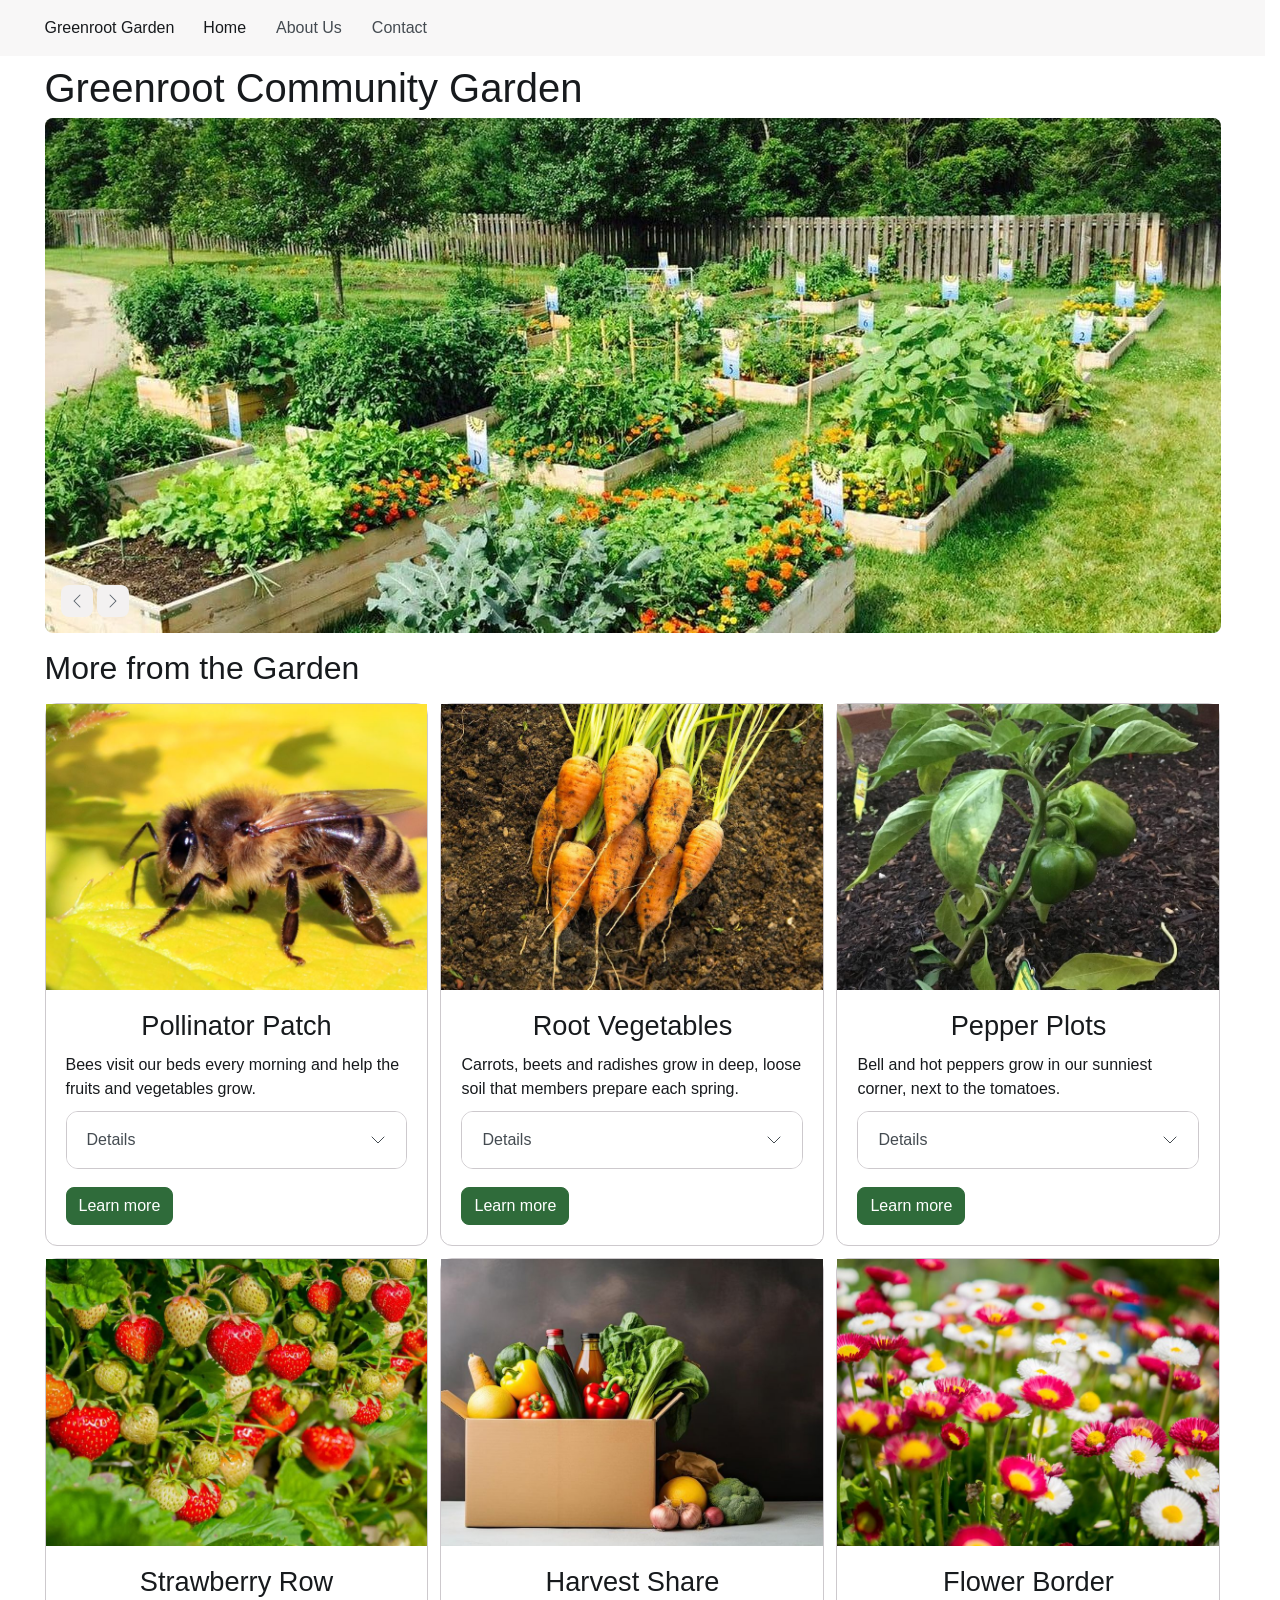
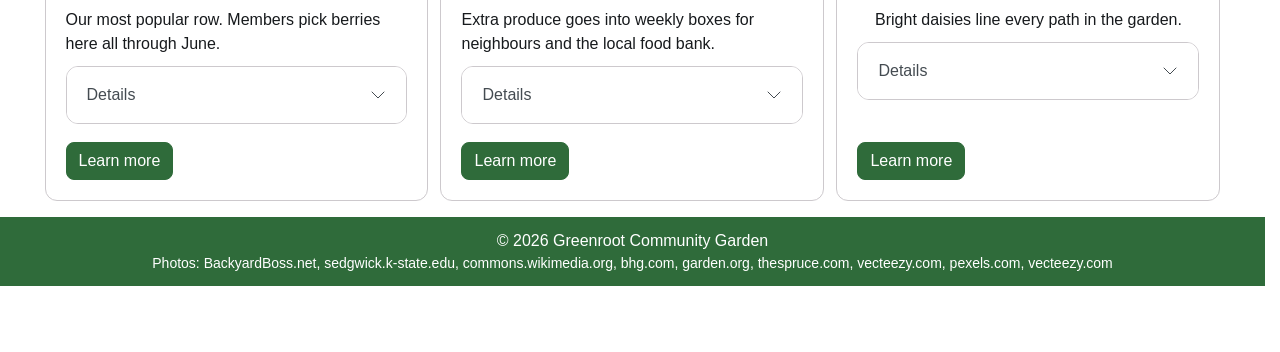
<file: index.html>
<!DOCTYPE html>
<html lang="en">
<head>
  <meta charset="UTF-8">
  <meta name="viewport" content="width=device-width, initial-scale=1.0">
  <title>Greenroot Community Garden</title>
  <link rel="stylesheet" href="css/bootstrap.min.css">
  <link rel="stylesheet" href="css/style.css">
  <script type="module" src="js/bootstrap.bundle.min.js"></script>
</head>
<body>
  <nav class="navbar md:navbar-expand bg-1">
    <div class="container">
      <a class="navbar-brand" href="index.html">Greenroot Garden</a>
      <button class="btn-icon navbar-toggler" type="button" data-bs-toggle="drawer" data-bs-target="#navbarDrawer" aria-label="Open menu">
        <span class="navbar-toggler-icon"></span>
      </button>
      <dialog class="drawer" id="navbarDrawer">
        <div class="drawer-header">
          <p class="drawer-title mb-0">Menu</p>
          <button type="button" class="btn-close" data-bs-dismiss="drawer" aria-label="Close menu"></button>
        </div>
        <div class="drawer-body">
          <ul class="nav navbar-nav">
            <li class="nav-item"><a class="nav-link active" aria-current="page" href="index.html">Home</a></li>
            <li class="nav-item"><a class="nav-link" href="#">About Us</a></li>
            <li class="nav-item"><a class="nav-link" href="contact.html">Contact</a></li>
          </ul>
        </div>
      </dialog>
    </div>
  </nav>

  <main>
    <div class="container mt-3">
      <h1>Greenroot Community Garden</h1>
      <div id="heroCarousel" class="carousel carousel-overlay">
        <div class="carousel-inner rounded-5">
          <div class="carousel-item active">
            <img src="images/gardenbed.jpg" class="d-block w-100" alt="Rows of wooden raised beds">
          </div>
          <div class="carousel-item">
            <img src="images/communitygarden.jpg" class="d-block w-100" alt="A wooden community garden sign beside beds of carrots, kale and chard">
          </div>
          <div class="carousel-item">
            <img src="images/gardener.jpg" class="d-block w-100" alt="A smiling gardener among plants">
          </div>
        </div>
        <div class="carousel-overlay-controls">
          <div>
            <button class="btn-icon btn-sm btn-subtle theme-secondary" type="button" data-bs-target="#heroCarousel" data-bs-slide="prev">
              <span class="carousel-icon-prev" aria-hidden="true"></span>
              <span class="visually-hidden">Previous</span>
            </button>
            <button class="btn-icon btn-sm btn-subtle theme-secondary" type="button" data-bs-target="#heroCarousel" data-bs-slide="next">
              <span class="carousel-icon-next" aria-hidden="true"></span>
              <span class="visually-hidden">Next</span>
            </button>
          </div>
        </div>
      </div>
    </div>

    <div class="container mt-5">
      <h2 class="my-5">More from the Garden</h2>
      <div class="row g-4">
        <div class="col-12 md:col-6 lg:col-4">
          <div class="card h-100">
            <img src="images/bee.jpg" class="w-100" alt="A honeybee resting on a bright yellow-green flower petal">
            <div class="card-body d-flex flex-column align-items-center">
              <h3>Pollinator Patch</h3>
              <p>Bees visit our beds every morning and help the fruits and vegetables grow.</p>
              <div class="accordion w-100 mb-3">
                <details class="accordion-item" name="details1">
                  <summary class="accordion-header">
                    Details
                    <svg class="accordion-icon" xmlns="http://www.w3.org/2000/svg" viewBox="0 0 16 16" fill="none" stroke="currentColor" stroke-linecap="round" stroke-linejoin="round"><path d="m2 5 6 6 6-6"/></svg>
                  </summary>
                  <div class="accordion-body">We plant no-spray flowers along the edges so the bees always have food.</div>
                </details>
              </div>
              <button type="button" class="btn-solid theme-primary mt-auto" data-bs-toggle="dialog" data-bs-target="#pollinatorDialog">Learn more</button>
            </div>
          </div>
          <dialog class="dialog" id="pollinatorDialog">
            <div class="dialog-header">
              <h2 class="dialog-title">Pollinator Patch</h2>
              <button type="button" class="btn-close" data-bs-dismiss="dialog" aria-label="Close"></button>
            </div>
            <div class="dialog-body">
              <p>Join our bee walk on the first Saturday of each month.</p>
            </div>
          </dialog>
        </div>

        <div class="col-12 md:col-6 lg:col-4">
          <div class="card h-100">
            <img src="images/carrots.jpg" class="w-100" alt="Freshly pulled orange carrots with green tops on dark soil">
            <div class="card-body d-flex flex-column align-items-center">
              <h3>Root Vegetables</h3>
              <p>Carrots, beets and radishes grow in deep, loose soil that members prepare each spring.</p>
              <div class="accordion w-100 mb-3">
                <details class="accordion-item" name="details2">
                  <summary class="accordion-header">
                    Details
                    <svg class="accordion-icon" xmlns="http://www.w3.org/2000/svg" viewBox="0 0 16 16" fill="none" stroke="currentColor" stroke-linecap="round" stroke-linejoin="round"><path d="m2 5 6 6 6-6"/></svg>
                  </summary>
                  <div class="accordion-body">We sow carrots twice, so there is a summer harvest and a fall harvest.</div>
                </details>
              </div>
              <button type="button" class="btn-solid theme-primary mt-auto" data-bs-toggle="dialog" data-bs-target="#carrotDialog">Learn more</button>
            </div>
          </div>
          <dialog class="dialog" id="carrotDialog">
            <div class="dialog-header">
              <h2 class="dialog-title">Root Vegetables</h2>
              <button type="button" class="btn-close" data-bs-dismiss="dialog" aria-label="Close"></button>
            </div>
            <div class="dialog-body">
              <p>Harvest days run on Sunday mornings from July to October.</p>
            </div>
          </dialog>
        </div>

        <div class="col-12 md:col-6 lg:col-4">
          <div class="card h-100">
            <img src="images/bellpepper.jpg" class="w-100" alt="A bell pepper plant with two green peppers in a garden bed">
            <div class="card-body d-flex flex-column align-items-center">
              <h3>Pepper Plots</h3>
              <p>Bell and hot peppers grow in our sunniest corner, next to the tomatoes.</p>
              <div class="accordion w-100 mb-3">
                <details class="accordion-item" name="details3">
                  <summary class="accordion-header">
                    Details
                    <svg class="accordion-icon" xmlns="http://www.w3.org/2000/svg" viewBox="0 0 16 16" fill="none" stroke="currentColor" stroke-linecap="round" stroke-linejoin="round"><path d="m2 5 6 6 6-6"/></svg>
                  </summary>
                  <div class="accordion-body">Peppers start green and turn yellow or red if you leave them on the plant longer.</div>
                </details>
              </div>
              <button type="button" class="btn-solid theme-primary mt-auto" data-bs-toggle="dialog" data-bs-target="#pepperDialog">Learn more</button>
            </div>
          </div>
          <dialog class="dialog" id="pepperDialog">
            <div class="dialog-header">
              <h2 class="dialog-title">Pepper Plots</h2>
              <button type="button" class="btn-close" data-bs-dismiss="dialog" aria-label="Close"></button>
            </div>
            <div class="dialog-body">
              <p>Water peppers at the base in the morning and keep the soil mulched.</p>
            </div>
          </dialog>
        </div>

        <div class="col-12 md:col-6 lg:col-4">
          <div class="card h-100">
            <img src="images/strawberry.jpg" class="w-100" alt="Strawberry plants with lots of ripe red berries and unripe white berries">
            <div class="card-body d-flex flex-column align-items-center">
              <h3>Strawberry Row</h3>
              <p>Our most popular row. Members pick berries here all through June.</p>
              <div class="accordion w-100 mb-3">
                <details class="accordion-item" name="details4">
                  <summary class="accordion-header">
                    Details
                    <svg class="accordion-icon" xmlns="http://www.w3.org/2000/svg" viewBox="0 0 16 16" fill="none" stroke="currentColor" stroke-linecap="round" stroke-linejoin="round"><path d="m2 5 6 6 6-6"/></svg>
                  </summary>
                  <div class="accordion-body">Pick only the fully red berries. The white ones need a few more sunny days.</div>
                </details>
              </div>
              <button type="button" class="btn-solid theme-primary mt-auto" data-bs-toggle="dialog" data-bs-target="#strawberryDialog">Learn more</button>
            </div>
          </div>
          <dialog class="dialog" id="strawberryDialog">
            <div class="dialog-header">
              <h2 class="dialog-title">Strawberry Row</h2>
              <button type="button" class="btn-close" data-bs-dismiss="dialog" aria-label="Close"></button>
            </div>
            <div class="dialog-body">
              <p>Picking is open to members on weekday evenings from 5 to 8 pm.</p>
            </div>
          </dialog>
        </div>

        <div class="col-12 md:col-6 lg:col-4">
          <div class="card h-100">
            <img src="images/box.jpg" class="w-100" alt="A cardboard box filled with peppers, cucumber and leafy greens, harvested from a community garden">
            <div class="card-body d-flex flex-column align-items-center">
              <h3>Harvest Share</h3>
              <p>Extra produce goes into weekly boxes for neighbours and the local food bank.</p>
              <div class="accordion w-100 mb-3">
                <details class="accordion-item" name="details5">
                  <summary class="accordion-header">
                    Details
                    <svg class="accordion-icon" xmlns="http://www.w3.org/2000/svg" viewBox="0 0 16 16" fill="none" stroke="currentColor" stroke-linecap="round" stroke-linejoin="round"><path d="m2 5 6 6 6-6"/></svg>
                  </summary>
                  <div class="accordion-body">Volunteers pack the boxes every Friday with whatever is ready that week.</div>
                </details>
              </div>
              <button type="button" class="btn-solid theme-primary mt-auto" data-bs-toggle="dialog" data-bs-target="#shareDialog">Learn more</button>
            </div>
          </div>
          <dialog class="dialog" id="shareDialog">
            <div class="dialog-header">
              <h2 class="dialog-title">Harvest Share</h2>
              <button type="button" class="btn-close" data-bs-dismiss="dialog" aria-label="Close"></button>
            </div>
            <div class="dialog-body">
              <p>Sign up on our contact page to get a box or to help pack them.</p>
            </div>
          </dialog>
        </div>

        <div class="col-12 md:col-6 lg:col-4">
          <div class="card h-100">
            <img src="images/flowers.jpg" class="w-100" alt="A bed of pink, red and white daisies">
            <div class="card-body d-flex flex-column align-items-center">
              <h3>Flower Border</h3>
              <p>Bright daisies line every path in the garden.</p>
              <div class="accordion w-100 mb-3">
                <details class="accordion-item" name="details6">
                  <summary class="accordion-header">
                    Details
                    <svg class="accordion-icon" xmlns="http://www.w3.org/2000/svg" viewBox="0 0 16 16" fill="none" stroke="currentColor" stroke-linecap="round" stroke-linejoin="round"><path d="m2 5 6 6 6-6"/></svg>
                  </summary>
                  <div class="accordion-body">Members can take cut flowers home, as long as they leave some for the bees.</div>
                </details>
              </div>
              <button type="button" class="btn-solid theme-primary mt-auto" data-bs-toggle="dialog" data-bs-target="#flowerDialog">Learn more</button>
            </div>
          </div>
          <dialog class="dialog" id="flowerDialog">
            <div class="dialog-header">
              <h2 class="dialog-title">Flower Border</h2>
              <button type="button" class="btn-close" data-bs-dismiss="dialog" aria-label="Close"></button>
            </div>
            <div class="dialog-body">
              <p>We plant new flowers each May. Message us if you want to help.</p>
            </div>
          </dialog>
        </div>
      </div>
    </div>
  </main>

  <footer class="bg-primary fg-contrast-primary mt-5 py-4">
    <div class="container text-center">
      <p class="mb-0">© 2026 Greenroot Community Garden</p>
      <p class="mb-0 small">Photos: BackyardBoss.net, sedgwick.k-state.edu, commons.wikimedia.org, bhg.com, garden.org, thespruce.com, vecteezy.com, pexels.com, vecteezy.com</p>
    </div>
  </footer>
</body>
</html>
</file>
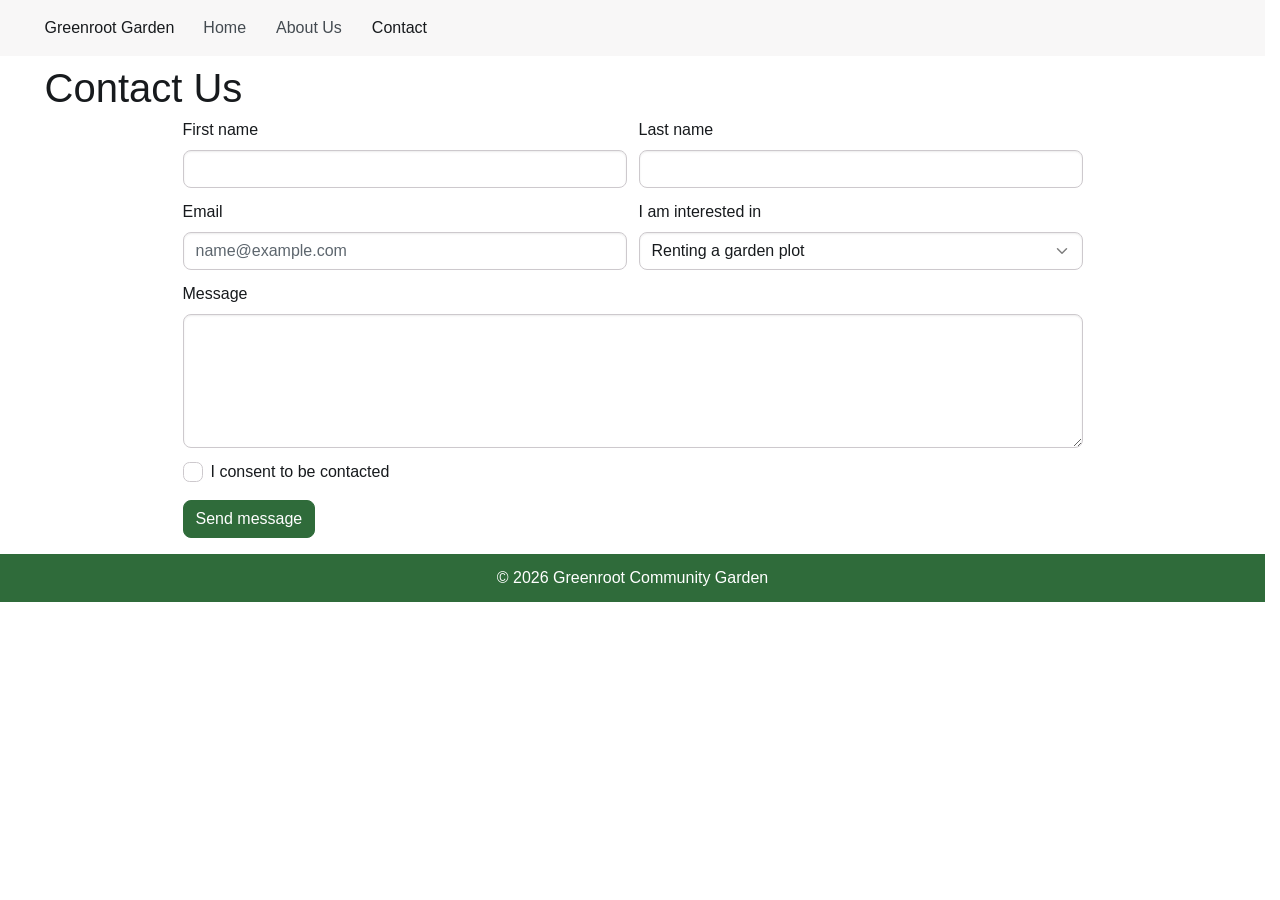
<file: contact.html>
<!DOCTYPE html>
<html lang="en">
<head>
  <meta charset="UTF-8">
  <meta name="viewport" content="width=device-width, initial-scale=1.0">
  <title>Contact Us | Greenroot Community Garden</title>
  <link rel="stylesheet" href="css/bootstrap.min.css">
  <link rel="stylesheet" href="css/style.css">
  <script type="module" src="js/bootstrap.bundle.min.js"></script>
</head>
<body>
  <nav class="navbar md:navbar-expand bg-1">
    <div class="container">
      <a class="navbar-brand" href="index.html">Greenroot Garden</a>
      <button class="btn-icon navbar-toggler" type="button" data-bs-toggle="drawer" data-bs-target="#navbarDrawer" aria-label="Open menu">
        <span class="navbar-toggler-icon"></span>
      </button>
      <dialog class="drawer" id="navbarDrawer">
        <div class="drawer-header">
          <p class="drawer-title mb-0">Menu</p>
          <button type="button" class="btn-close" data-bs-dismiss="drawer" aria-label="Close menu"></button>
        </div>
        <div class="drawer-body">
          <ul class="nav navbar-nav">
            <li class="nav-item"><a class="nav-link" href="index.html">Home</a></li>
            <li class="nav-item"><a class="nav-link" href="#">About Us</a></li>
            <li class="nav-item"><a class="nav-link active" aria-current="page" href="contact.html">Contact</a></li>
          </ul>
        </div>
      </dialog>
    </div>
  </nav>

  <main class="container mt-3">
    <h1>Contact Us</h1>

    <form style="max-width: 900px" class="mx-auto">
      <div class="row g-4">

        <div class="md:col-6">
          <div class="form-field">
            <label for="firstName" class="form-label">First name</label>
            <input type="text" class="form-control" id="firstName">
          </div>
        </div>

        <div class="md:col-6">
          <div class="form-field">
            <label for="lastName" class="form-label">Last name</label>
            <input type="text" class="form-control" id="lastName">
          </div>
        </div>

        <div class="md:col-6">
          <div class="form-field">
            <label for="email" class="form-label">Email</label>
            <input type="email" class="form-control" id="email" placeholder="name@example.com">
          </div>
        </div>

        <div class="md:col-6">
          <div class="form-field">
            <label for="interest" class="form-label">I am interested in</label>
            <select class="form-control" id="interest">
              <option>Renting a garden plot</option>
              <option>Volunteering</option>
              <option>Getting a harvest box</option>
              <option>Other (Please specify)</option>
            </select>

          </div>
        </div>

        <div class="col-12">
          <div class="form-field">
            <label for="message" class="form-label">Message</label>
            <textarea class="form-control" id="message" rows="5"></textarea>
          </div>
        </div>

        <div class="col-12">
          <div class="form-field">
            <input type="checkbox" class="check" id="consent">
            <label for="consent">I consent to be contacted</label>
          </div>
        </div>

      </div>
      <button type="submit" class="btn-solid theme-primary mt-5">Send message</button>
    </form>
  </main>

  <footer class="bg-primary fg-contrast-primary mt-5 py-4">
    <div class="container text-center">
      <p class="mb-0">© 2026 Greenroot Community Garden</p>
      
    </div>
  </footer>
</body>
</html>
</file>
<file: css/style.css>
:root {
  --bs-primary-bg: #2f6b3a;
  --bs-primary-fg: #2f6b3a;
  --bs-primary-fg-emphasis: #224f2b;
  --bs-primary-border: #2f6b3a;
  --bs-primary-focus-ring: #2f6b3a;
  --bs-primary-contrast: #ffffff;
}

.btn-solid.theme-primary {
  --bs-theme-bg: #2f6b3a;
  --bs-theme-border: #2f6b3a;
  --bs-theme-contrast: #ffffff;
}
</file>
